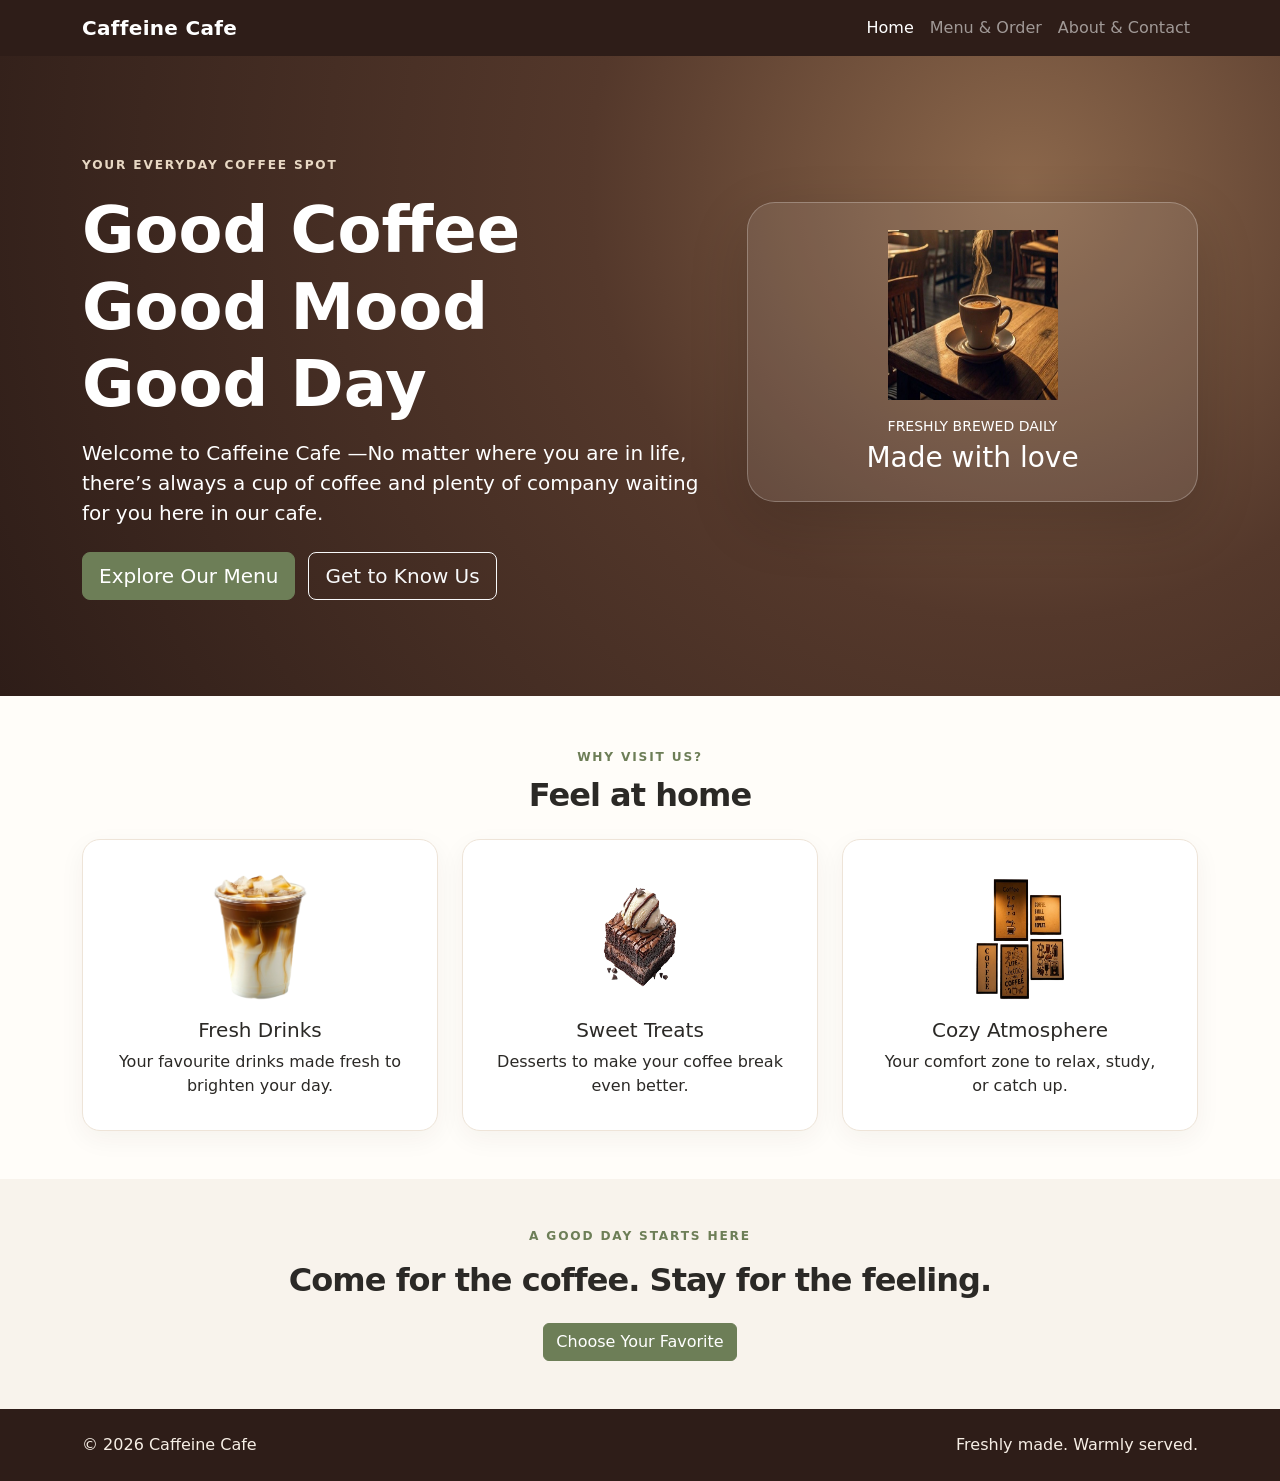
<file: index.html>
<!doctype html>
<html lang="en">
<head>
  <meta charset="utf-8">
  <meta name="viewport" content="width=device-width, initial-scale=1">
  <title>Caffeine Cafe | Home</title>
  <link href="https://cdn.jsdelivr.net/npm/bootstrap@5.3.3/dist/css/bootstrap.min.css" rel="stylesheet">
  <link href="style.css" rel="stylesheet">
</head>
<body>
<nav class="navbar navbar-expand-lg navbar-dark cafe-nav sticky-top">
  <div class="container">
    <a class="navbar-brand fw-bold" href="index.html">Caffeine Cafe</a>
    <button class="navbar-toggler" type="button" data-bs-toggle="collapse" data-bs-target="#mainNav" aria-label="Toggle navigation">
      <span class="navbar-toggler-icon"></span>
    </button>
    <div class="collapse navbar-collapse" id="mainNav">
      <div class="navbar-nav ms-auto">
        <a class="nav-link active" href="index.html">Home</a>
        <a class="nav-link" href="menu.html">Menu & Order</a>
        <a class="nav-link" href="info.html">About & Contact</a>
      </div>
    </div>
  </div>
</nav>

<header class="hero-section">
  <div class="container py-5">
    <div class="row align-items-center min-vh-50">
      <div class="col-lg-7 py-5">
        <span class="eyebrow">YOUR EVERYDAY COFFEE SPOT</span>
        <h1 class="display-3 fw-bold mt-3">Good Coffee<br>Good Mood<br>Good Day</h1>
        <p class="lead mt-3 mb-4">Welcome to Caffeine Cafe —No matter where you are in life, there’s always a cup of coffee and plenty of company waiting for you here in our cafe.</p>
        <a class="btn btn-cafe btn-lg me-2" href="menu.html">Explore Our Menu</a>
        <a class="btn btn-outline-light btn-lg" href="info.html">Get to Know Us</a>
      </div>
      <div class="col-lg-5 pb-5">
        <div class="hero-card">
          <div class="cup-icon" aria-hidden="true"><img src="Caffeine logo.jpeg" height ="170" width ="170" alt = "Caffeine logo"></div>
          <p class="mb-1 text-uppercase small">Freshly brewed daily</p>
          <h2 class="h3 mb-0">Made with love</h2>
        </div>
      </div>
    </div>
  </div>
</header>

<section class="container py-5">
  <div class="text-center mb-4">
    <span class="eyebrow">WHY VISIT US?</span>
    <h2 class="section-title mt-2">Feel at home</h2>
  </div>
  <div class="row g-4">
    <div class="col-md-4"><div class="feature-card h-100"><div class="feature-icon"><img src="Fresh drinks.png" height ="130" width ="100" alt = "Fresh drinks"></div><h3 class="h5">Fresh Drinks</h3><p class="mb-0">Your favourite drinks made fresh to brighten your day.</p></div></div>
    <div class="col-md-4"><div class="feature-card h-100"><div class="feature-icon"><img src="Sweet treats.png" height ="130" width ="100" alt = "Sweet treats"></div><h3 class="h5">Sweet Treats</h3><p class="mb-0">Desserts to make your coffee break even better.</p></div></div>
    <div class="col-md-4"><div class="feature-card h-100"><div class="feature-icon"><img src="vibes.png" height ="130" width ="100" alt = "vibes"></div><h3 class="h5">Cozy Atmosphere</h3><p class="mb-0"> Your comfort zone to relax, study, or catch up.</p></div></div>
  </div>
</section>

<section class="quote-band py-5">
  <div class="container text-center">
    <p class="eyebrow">A GOOD DAY STARTS HERE</p>
    <h2 class="section-title">Come for the coffee. Stay for the feeling.</h2>
    <a href="menu.html" class="btn btn-cafe mt-3">Choose Your Favorite</a>
  </div>
</section>

<footer class="site-footer py-4">
  <div class="container d-flex flex-column flex-md-row justify-content-between gap-2">
    <span>© <span class="current-year"></span> Caffeine Cafe</span>
    <span>Freshly made. Warmly served.</span>
  </div>
</footer>
<script src="https://cdn.jsdelivr.net/npm/bootstrap@5.3.3/dist/js/bootstrap.bundle.min.js"></script>
<script src="script.js"></script>
</body>
</html>
</file>
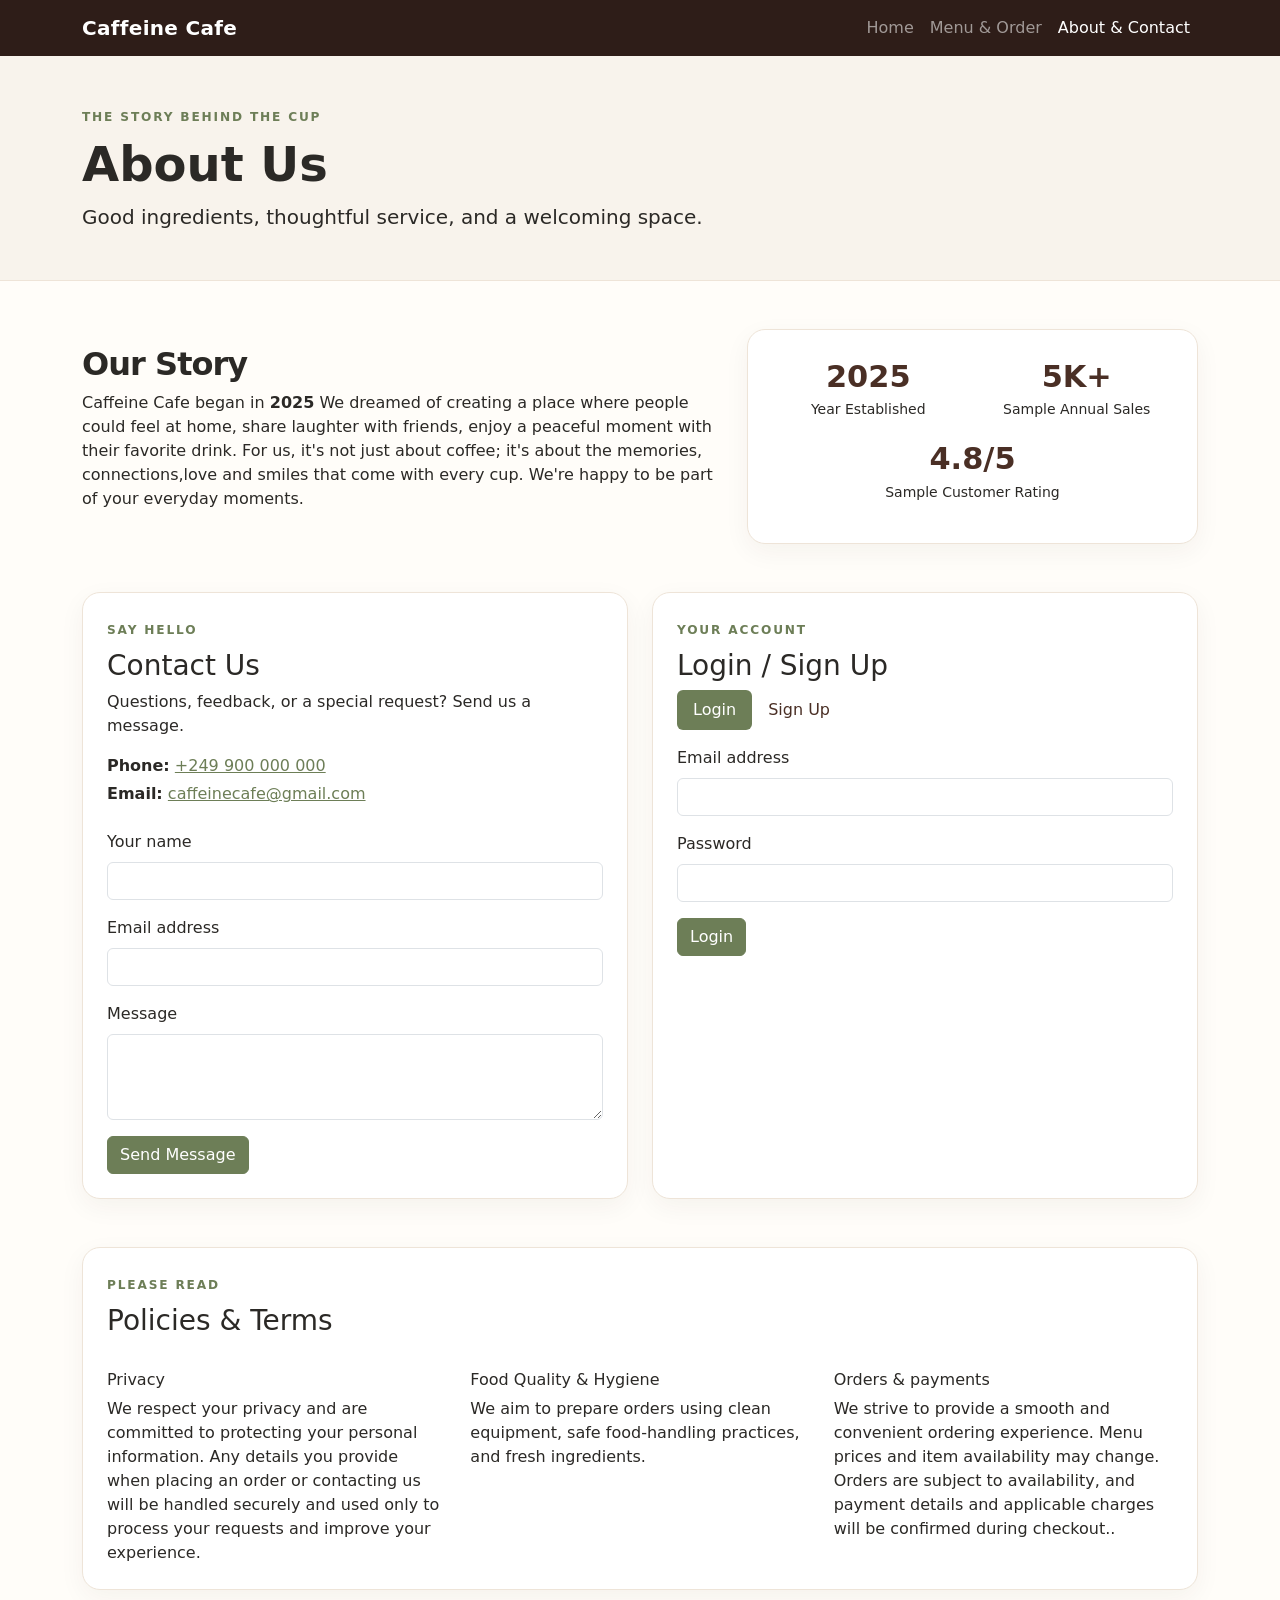
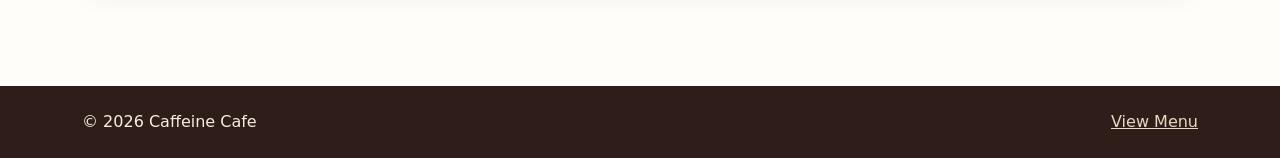
<file: info.html>
<!doctype html>
<html lang="en">
<head>
  <meta charset="utf-8">
  <meta name="viewport" content="width=device-width, initial-scale=1">
  <title>Caffeine Cafe | About & Contact</title>
  <link href="https://cdn.jsdelivr.net/npm/bootstrap@5.3.3/dist/css/bootstrap.min.css" rel="stylesheet">
  <link href="style.css" rel="stylesheet">
</head>
<body>
<nav class="navbar navbar-expand-lg navbar-dark cafe-nav sticky-top">
  <div class="container">
    <a class="navbar-brand fw-bold" href="index.html">Caffeine Cafe</a>
    <button class="navbar-toggler" type="button" data-bs-toggle="collapse" data-bs-target="#mainNav" aria-label="Toggle navigation"><span class="navbar-toggler-icon"></span></button>
    <div class="collapse navbar-collapse" id="mainNav">
      <div class="navbar-nav ms-auto">
        <a class="nav-link" href="index.html">Home</a>
        <a class="nav-link" href="menu.html">Menu & Order</a>
        <a class="nav-link active" href="info.html">About & Contact</a>
      </div>
    </div>
  </div>
</nav>

<header class="page-header py-5">
  <div class="container"><span class="eyebrow">THE STORY BEHIND THE CUP</span><h1 class="display-5 fw-bold mt-2">About Us</h1><p class="lead mb-0">Good ingredients, thoughtful service, and a welcoming space.</p></div>
</header>

<main class="container py-5">
  <section class="row align-items-center g-4 mb-5">
    <div class="col-lg-7">
      <h2 class="section-title">Our Story</h2>
      <p>Caffeine Cafe began in <strong>2025</strong> We dreamed of creating a place where people could feel at home, share laughter with friends, enjoy a peaceful moment with their favorite drink. For us, it's not just about coffee; it's about the memories, connections,love and smiles that come with every cup. We're happy to be part of your everyday moments.</p>
    </div>
    <div class="col-lg-5"><div class="stats-card"><div class="row text-center g-3"><div class="col-6"><div class="stat-number">2025</div><div class="small">Year Established</div></div><div class="col-6"><div class="stat-number">5K+</div><div class="small">Sample Annual Sales</div></div><div class="col-12"><div class="stat-number">4.8/5</div><div class="small">Sample Customer Rating</div></div></div><p class="small text-secondary mt-3 mb-0"></div></div>
  </section>

  <section class="row g-4 mb-5">
    <div class="col-lg-6" id="contact">
      <div class="content-panel h-100">
        <span class="eyebrow">SAY HELLO</span><h2 class="h3 mt-2">Contact Us</h2>
        <p>Questions, feedback, or a special request? Send us a message.</p>
        <p class="mb-1"><strong>Phone:</strong> <a href="tel:+249900000000">+249 900 000 000</a></p>
        <p class="mb-4"><strong>Email:</strong> <a href="mailto:caffeinecafe@gmail.com">caffeinecafe@gmail.com</a></p>
        <form id="contactForm">
          <div class="mb-3"><label for="contactName" class="form-label">Your name</label><input class="form-control" id="contactName" required></div>
          <div class="mb-3"><label for="contactEmail" class="form-label">Email address</label><input class="form-control" id="contactEmail" type="email" required></div>
          <div class="mb-3"><label for="contactMessage" class="form-label">Message</label><textarea class="form-control" id="contactMessage" rows="3" required></textarea></div>
          <button class="btn btn-cafe" type="submit">Send Message</button>
          <div class="alert alert-success mt-3 d-none" id="contactSuccess" role="status">Demo message validated. No message was sent to a server.</div>
        </form>
      </div>
    </div>
    <div class="col-lg-6">
      <div class="content-panel h-100">
        <span class="eyebrow">YOUR ACCOUNT</span><h2 class="h3 mt-2">Login / Sign Up</h2>
        
        <ul class="nav nav-pills mb-3" id="accountTabs" role="tablist">
          <li class="nav-item" role="presentation"><button class="nav-link active" data-bs-toggle="pill" data-bs-target="#loginPane" type="button" role="tab">Login</button></li>
          <li class="nav-item" role="presentation"><button class="nav-link" data-bs-toggle="pill" data-bs-target="#signupPane" type="button" role="tab">Sign Up</button></li>
        </ul>
        <div class="tab-content">
          <div class="tab-pane fade show active" id="loginPane" role="tabpanel">
            <form class="demo-account-form">
              <div class="mb-3"><label class="form-label" for="loginEmail">Email address</label><input class="form-control" id="loginEmail" type="email" required></div>
              <div class="mb-3"><label class="form-label" for="loginPassword">Password</label><input class="form-control" id="loginPassword" type="password" required minlength="6"></div>
              <button class="btn btn-cafe" type="submit">Login</button>
            </form>
          </div>
          <div class="tab-pane fade" id="signupPane" role="tabpanel">
            <form class="demo-account-form">
              <div class="mb-3"><label class="form-label" for="signupName">Full name</label><input class="form-control" id="signupName" required></div>
              <div class="mb-3"><label class="form-label" for="signupEmail">Email address</label><input class="form-control" id="signupEmail" type="email" required></div>
              <div class="mb-3"><label class="form-label" for="signupPassword">Create password</label><input class="form-control" id="signupPassword" type="password" required minlength="6"></div>
              <button class="btn btn-cafe" type="submit">Create Account</button>
            </form>
          </div>
        </div>
        <div class="alert alert-info mt-3 d-none" id="accountMessage" role="status"></div>
      </div>
    </div>
  </section>

  <section class="content-panel" id="policies">
    <span class="eyebrow">PLEASE READ</span><h2 class="h3 mt-2">Policies & Terms</h2>
    <div class="row g-4 mt-1">
      <div class="col-md-4"><h3 class="h6">Privacy</h3><p class="mb-0">We respect your privacy and are committed to protecting your personal information. Any details you provide when placing an order or contacting us will be handled securely and used only to process your requests and improve your experience.</p></div>
      <div class="col-md-4"><h3 class="h6">Food Quality & Hygiene</h3><p class="mb-0">We aim to prepare orders using clean equipment, safe food-handling practices, and fresh ingredients.</p></div>
      <div class="col-md-4"><h3 class="h6">Orders & payments</h3><p class="mb-0">We strive to provide a smooth and convenient ordering experience. Menu prices and item availability may change. Orders are subject to availability, and payment details and applicable charges will be confirmed during checkout..</p></div>
    </div>
  </section>
</main>

<footer class="site-footer py-4 mt-5"><div class="container d-flex flex-column flex-md-row justify-content-between gap-2"><span>© <span class="current-year"></span> Caffeine Cafe</span><a href="menu.html">View Menu</a></div></footer>
<script src="https://cdn.jsdelivr.net/npm/bootstrap@5.3.3/dist/js/bootstrap.bundle.min.js"></script>
<script src="script.js"></script>
</body>
</html>
</file>
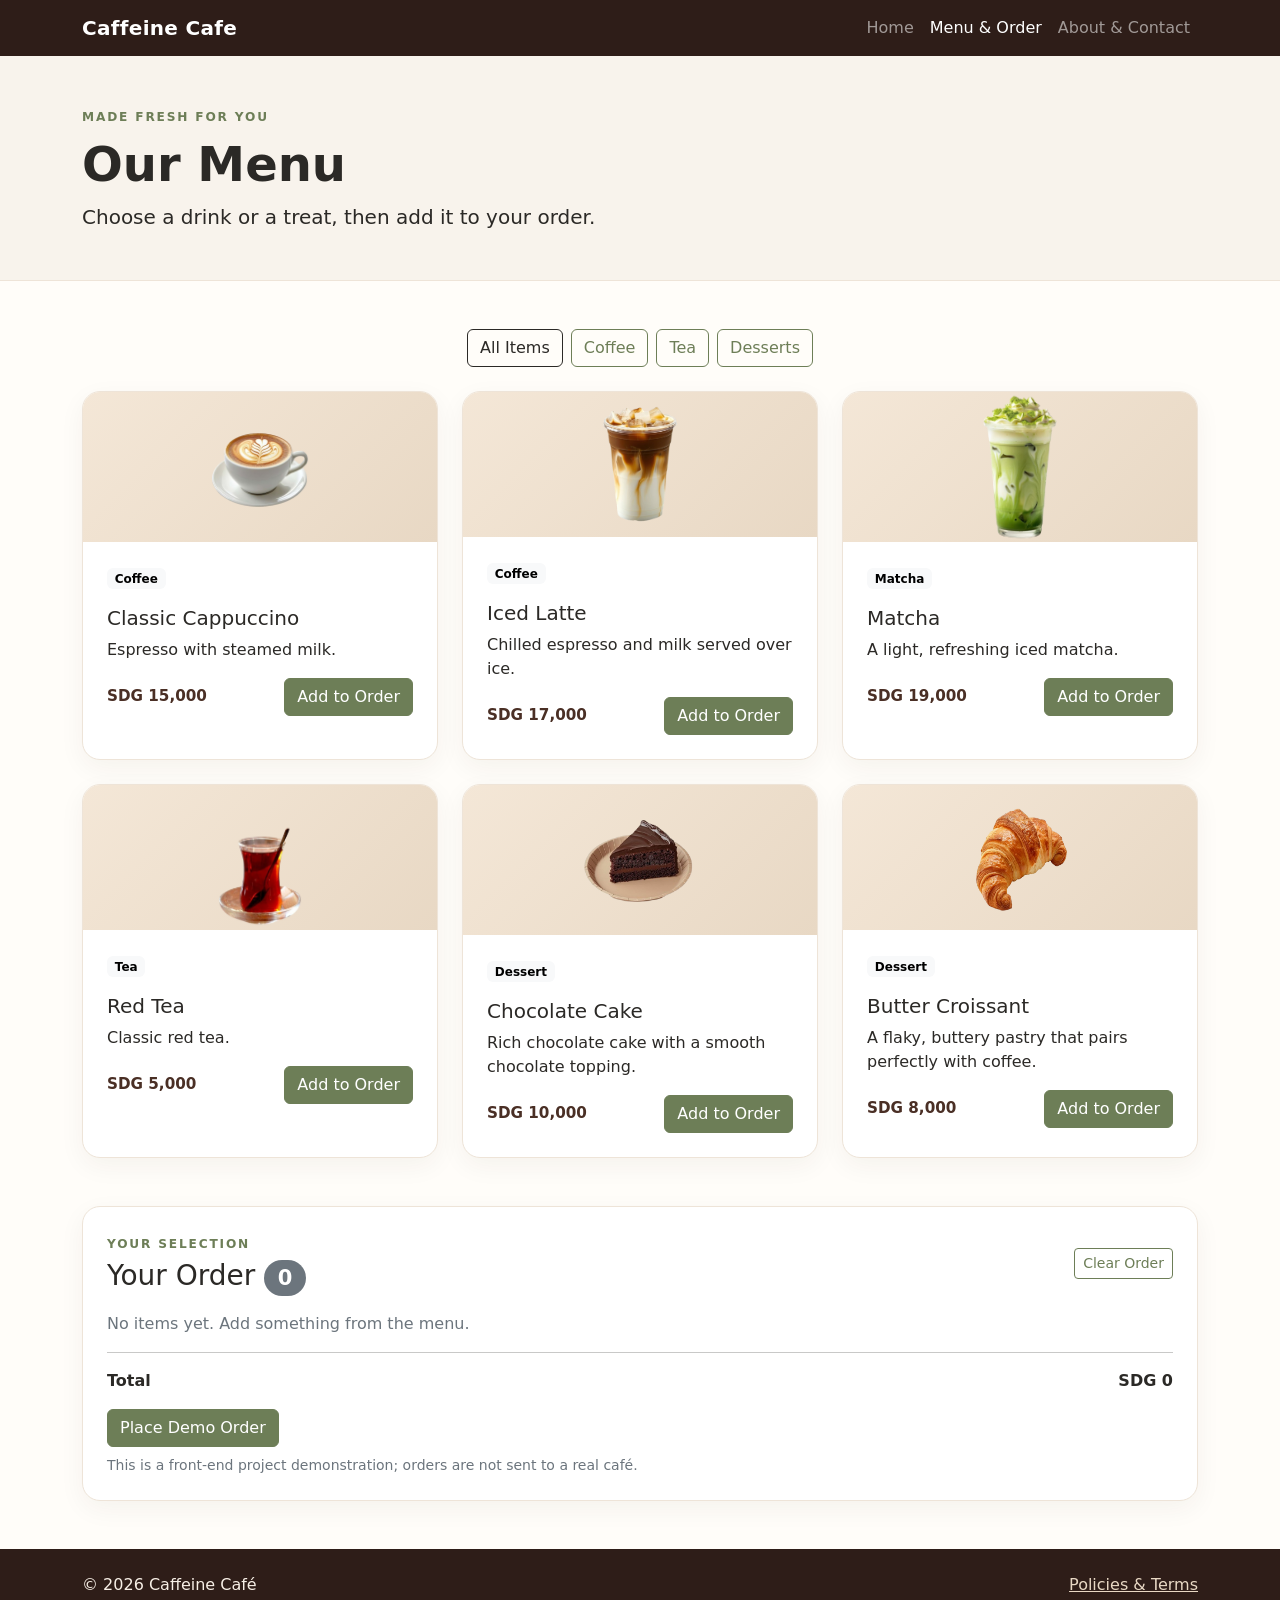
<file: menu.html>
<!doctype html>
<html lang="en">
<head>
  <meta charset="utf-8">
  <meta name="viewport" content="width=device-width, initial-scale=1">
  <title>Caffeine Cafe | Menu & Order</title>
  <link href="https://cdn.jsdelivr.net/npm/bootstrap@5.3.3/dist/css/bootstrap.min.css" rel="stylesheet">
  <link href="style.css" rel="stylesheet">
</head>
<body>
<nav class="navbar navbar-expand-lg navbar-dark cafe-nav sticky-top">
  <div class="container">
    <a class="navbar-brand fw-bold" href="index.html">Caffeine Cafe</a>
    <button class="navbar-toggler" type="button" data-bs-toggle="collapse" data-bs-target="#mainNav" aria-label="Toggle navigation"><span class="navbar-toggler-icon"></span></button>
    <div class="collapse navbar-collapse" id="mainNav">
      <div class="navbar-nav ms-auto">
        <a class="nav-link" href="index.html">Home</a>
        <a class="nav-link active" href="menu.html">Menu & Order</a>
        <a class="nav-link" href="info.html">About & Contact</a>
      </div>
    </div>
  </div>
</nav>

<header class="page-header py-5">
  <div class="container">
    <span class="eyebrow">MADE FRESH FOR YOU</span>
    <h1 class="display-5 fw-bold mt-2">Our Menu</h1>
    <p class="lead mb-0">Choose a drink or a treat, then add it to your order.</p>
  </div>
</header>

<main class="container py-5">
  <div class="d-flex flex-wrap gap-2 justify-content-center mb-4" role="group" aria-label="Filter menu">
    <button class="btn btn-cafe menu-filter active" data-category="all">All Items</button>
    <button class="btn btn-outline-cafe menu-filter" data-category="coffee">Coffee</button>
    <button class="btn btn-outline-cafe menu-filter" data-category="tea">Tea</button>
    <button class="btn btn-outline-cafe menu-filter" data-category="dessert">Desserts</button>
  </div>

  <div class="row g-4" id="menuItems">
    <div class="col-sm-6 col-lg-4 menu-item" data-category="coffee">
      <article class="menu-card h-100"><div class="menu-emoji"><img src="Classic cappuccino.png" height ="150" width ="100" 
        alt = "Classic cappuccino"></div><div class="p-4"><span class="badge text-bg-light">Coffee</span><h2 class="h5 mt-3">Classic Cappuccino</h2><p>Espresso with steamed milk.</p><div class="d-flex justify-content-between align-items-center"><strong class="price">SDG 15,000</strong><button class="btn btn-cafe add-to-cart" data-name="Classic Cappuccino" data-price="15000">Add to Order</button></div></div></article>
    </div>
    <div class="col-sm-6 col-lg-4 menu-item" data-category="coffee">
      <article class="menu-card h-100"><div class="menu-emoji"><img src="Iced latte.png" height ="120" width ="80" 
        alt = "Iced latte"></div><div class="p-4"><span class="badge text-bg-light">Coffee</span><h2 class="h5 mt-3">Iced Latte</h2><p>Chilled espresso and milk served over ice.</p><div class="d-flex justify-content-between align-items-center"><strong class="price">SDG 17,000</strong><button class="btn btn-cafe add-to-cart" data-name="Iced Latte" data-price="17000">Add to Order</button></div></div></article>
    </div>
    <div class="col-sm-6 col-lg-4 menu-item" data-category="tea">
      <article class="menu-card h-100"><div class="menu-emoji"><img src="Matcha.png" height ="150" width ="80" 
        alt = "Matcha"></div><div class="p-4"><span class="badge text-bg-light">Matcha</span><h2 class="h5 mt-3">Matcha</h2><p>A light, refreshing iced matcha.</p><div class="d-flex justify-content-between align-items-center"><strong class="price">SDG 19,000</strong><button class="btn btn-cafe add-to-cart" data-name="Matcha" data-price="19000">Add to Order</button></div></div></article>
    </div>
    <div class="col-sm-6 col-lg-4 menu-item" data-category="tea">
      <article class="menu-card h-100"><div class="menu-emoji"><img src="red tea.png" height ="140" width ="100" 
        alt = "red tea"></div><div class="p-4"><span class="badge text-bg-light">Tea</span><h2 class="h5 mt-3">Red Tea</h2><p>Classic red tea.</p><div class="d-flex justify-content-between align-items-center"><strong class="price">SDG 5,000</strong><button class="btn btn-cafe add-to-cart" data-name="Red Tea" data-price="5000">Add to Order</button></div></div></article>
    </div>
    <div class="col-sm-6 col-lg-4 menu-item" data-category="dessert">
      <article class="menu-card h-100"><div class="menu-emoji"><img src="chocolate cake.png" height ="150" width ="140" 
        alt = "Chocolate cake"></div><div class="p-4"><span class="badge text-bg-light">Dessert</span><h2 class="h5 mt-3">Chocolate Cake</h2><p>Rich chocolate cake with a smooth chocolate topping.</p><div class="d-flex justify-content-between align-items-center"><strong class="price">SDG 10,000</strong><button class="btn btn-cafe add-to-cart" data-name="Chocolate Cake" data-price="10000">Add to Order</button></div></div></article>
    </div>
    <div class="col-sm-6 col-lg-4 menu-item" data-category="dessert">
      <article class="menu-card h-100"><div class="menu-emoji"><img src="Croissant.png" height ="130" width ="100" 
        alt = "Matcha"></div><div class="p-4"><span class="badge text-bg-light">Dessert</span><h2 class="h5 mt-3">Butter Croissant</h2><p>A flaky, buttery pastry that pairs perfectly with coffee.</p><div class="d-flex justify-content-between align-items-center"><strong class="price">SDG 8,000</strong><button class="btn btn-cafe add-to-cart" data-name="Butter Croissant" data-price="8000">Add to Order</button></div></div></article>
    </div>
  </div>

  <section class="cart-panel mt-5" id="order">
    <div class="d-flex flex-wrap justify-content-between align-items-center gap-2 mb-3">
      <div><span class="eyebrow">YOUR SELECTION</span><h2 class="h3 mt-1 mb-0">Your Order <span class="badge rounded-pill text-bg-secondary" id="cartCount">0</span></h2></div>
      <button class="btn btn-outline-cafe btn-sm" id="clearCart">Clear Order</button>
    </div>
    <div id="cartItems" class="text-secondary">No items yet. Add something from the menu.</div>
    <hr>
    <div class="d-flex justify-content-between align-items-center"><strong>Total</strong><strong id="cartTotal">SDG 0</strong></div>
    <button class="btn btn-cafe mt-3" id="placeOrder">Place Demo Order</button>
    <p class="small text-secondary mt-2 mb-0">This is a front-end project demonstration; orders are not sent to a real café.</p>
    <div class="alert alert-success mt-3 d-none" id="orderMessage" role="status"></div>
  </section>
</main>

<footer class="site-footer py-4"><div class="container d-flex flex-column flex-md-row justify-content-between gap-2"><span>© <span class="current-year"></span> Caffeine Café</span><a href="info.html#policies">Policies & Terms</a></div></footer>
<script src="https://cdn.jsdelivr.net/npm/bootstrap@5.3.3/dist/js/bootstrap.bundle.min.js"></script>
<script src="script.js"></script>
</body>
</html>
</file>
<file: style.css>
:root {
  --coffee: #4a2f25;
  --coffee-dark: #2e1d18;
  --cream: #f8f3ec;
  --sand: #e8d8c4;
  --green: #6d7e57;
  --ink: #2b2926;
}
body { color: var(--ink); background: #fffdf9; font-family: system-ui, -apple-system, "Segoe UI", sans-serif; }
.cafe-nav { background: var(--coffee-dark); }
.navbar-brand { letter-spacing: .3px; }
.hero-section { color: white; background: radial-gradient(circle at 80% 20%, #8b674b 0, #54382b 38%, #2e1d18 100%); }
.min-vh-50 { min-height: 430px; }
.eyebrow { color: var(--green); font-size: .76rem; font-weight: 800; letter-spacing: .15em; }
.hero-section .eyebrow { color: #e8d8c4; }
.btn-cafe { background: var(--green); border-color: var(--green); color: white; }
.btn-cafe:hover, .btn-cafe:focus { background: #586847; border-color: #586847; color: white; }
.btn-outline-cafe { color: var(--green); border-color: var(--green); }
.btn-outline-cafe:hover { background: var(--green); color: white; }
.hero-card { min-height: 300px; border: 1px solid rgba(255,255,255,.25); border-radius: 28px; background: rgba(255,255,255,.09); display: flex; flex-direction: column; align-items: center; justify-content: center; text-align: center; box-shadow: 0 20px 60px rgba(0,0,0,.16); }
.cup-icon { font-size: 7rem; line-height: 1.2; margin-bottom: 1rem; }
.section-title { font-weight: 750; letter-spacing: -.03em; }
.feature-card, .menu-card, .content-panel, .cart-panel, .stats-card { border: 1px solid #eee4d8; border-radius: 18px; background: white; box-shadow: 0 8px 26px rgba(65,44,29,.05); }
.feature-card { padding: 2rem; text-align: center;}
.feature-icon { font-size: 2.5rem; margin-bottom: 1rem; display: flex; justify-content: center;}
.quote-band, .page-header { background: var(--cream); }
.page-header { border-bottom: 1px solid #eee4d8; }
.menu-card { overflow: hidden; transition: transform .2s ease, box-shadow .2s ease; }
.menu-card:hover { transform: translateY(-4px); box-shadow: 0 14px 32px rgba(65,44,29,.1); }
.menu-emoji { min-height: 145px; display: grid; place-items: center; font-size: 4rem; background: linear-gradient(135deg, #f4e7d7, #e8d8c4); }
.price { color: var(--coffee); font-size: .95rem; }
.cart-panel, .content-panel, .stats-card { padding: 1.5rem; }
.cart-row { display: flex; justify-content: space-between; align-items: center; gap: 1rem; padding: .7rem 0; border-bottom: 1px solid #f0e8df; }
.cart-row:last-child { border-bottom: 0; }
.stat-number { font-size: 1.9rem; color: var(--coffee); font-weight: 800; }
a { color: var(--green); }
.site-footer { color: #f7efe6; background: var(--coffee-dark); }
.site-footer a { color: #e8d8c4; }
.nav-pills .nav-link { color: var(--coffee); }
.nav-pills .nav-link.active { background: var(--green); }
@media (max-width: 767px) {
  .hero-section .display-3 { font-size: 2.65rem; }
  .hero-card { min-height: 220px; }
  .cup-icon { font-size: 5rem; }
}
</file>
